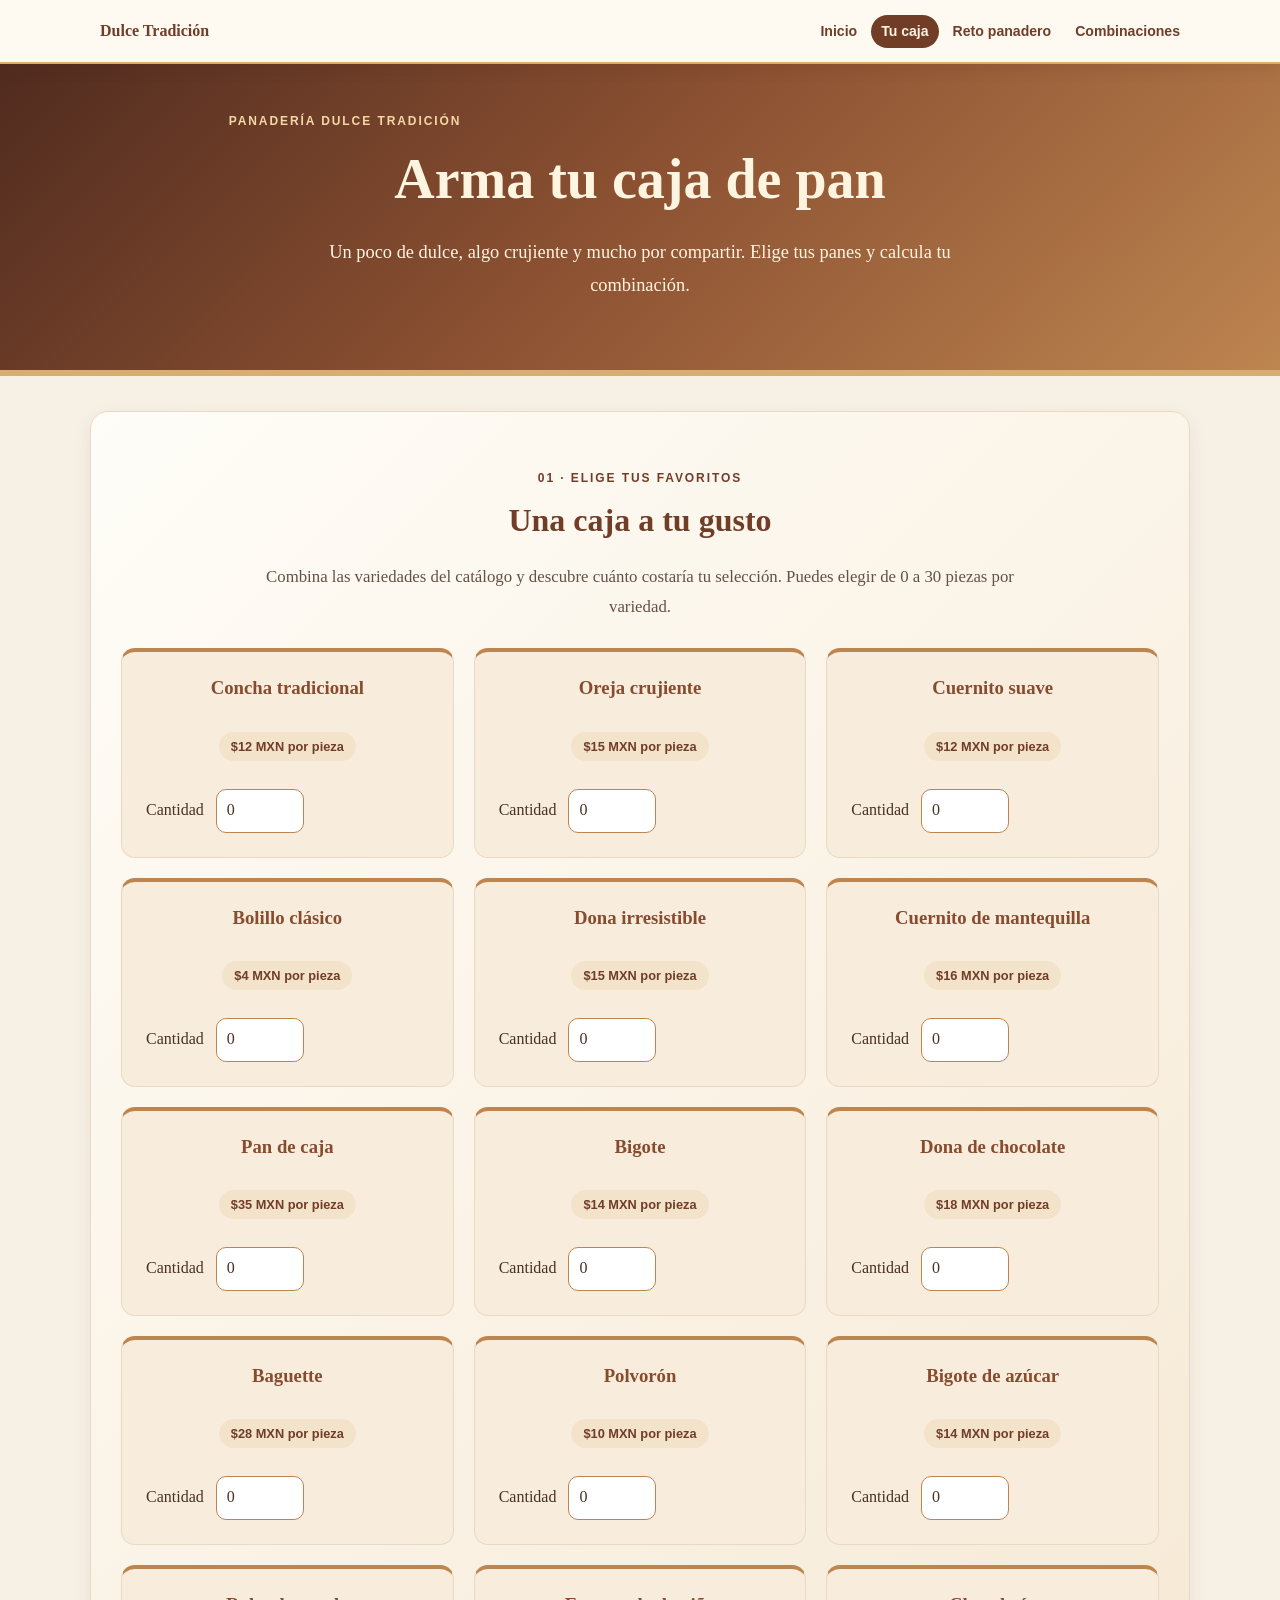
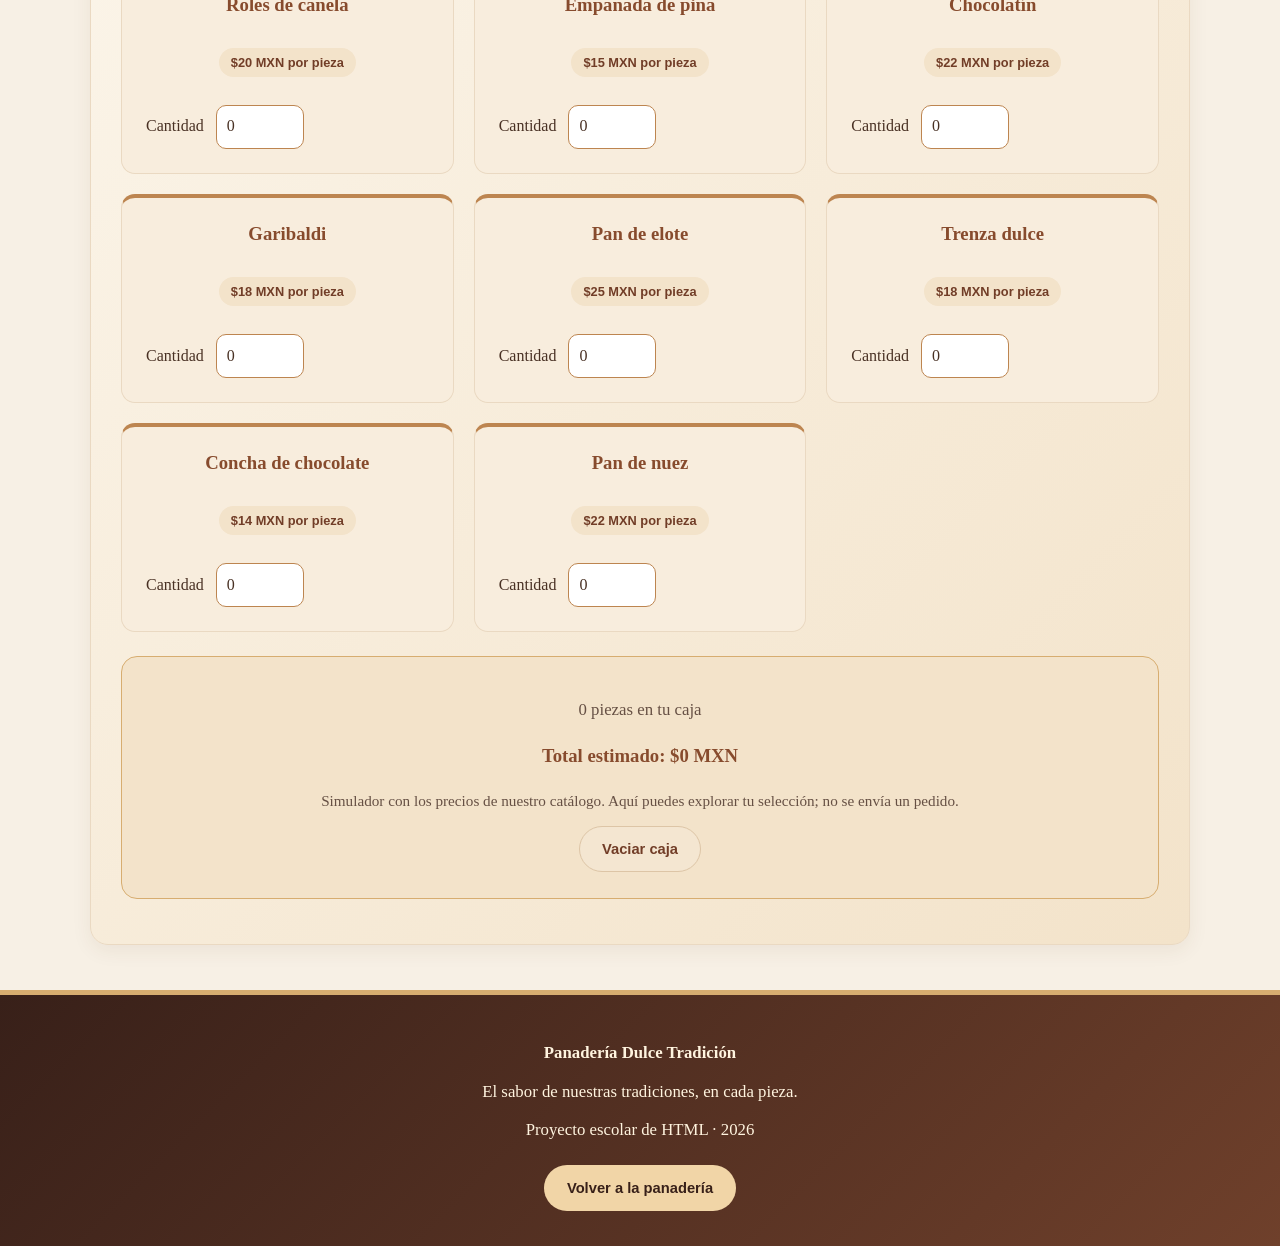
<file: caja.html>
<!DOCTYPE html>
<html lang="es">
<head>
  <meta charset="UTF-8">
  <meta name="viewport" content="width=device-width, initial-scale=1.0">
  <meta name="description" content="Elige tus panes favoritos y calcula el total de una caja con los precios de nuestro catálogo.">
  <title>Arma tu caja de pan · Dulce Tradición</title>
  <link rel="stylesheet" href="assets/estilos.css">
  <script src="assets/sitio.js" defer></script>
  <script src="assets/actividades.js" defer></script>
</head>
<body class="pagina-interior" data-page="caja">
  <a class="skip-link" href="#contenido">Saltar al contenido</a>
  <nav class="subnav" aria-label="Navegación principal">
    <a class="nav-brand" href="index.html">Dulce Tradición</a>
    <div class="nav-links">
      <a href="index.html">Inicio</a><a href="caja.html" aria-current="page">Tu caja</a><a href="reto.html" >Reto panadero</a><a href="combinaciones.html" >Combinaciones</a>
    </div>
  </nav>
  <header class="page-hero">
    <p class="eyebrow">Panadería Dulce Tradición</p>
    <h1>Arma tu caja de pan</h1>
    <p class="lead">Un poco de dulce, algo crujiente y mucho por compartir. Elige tus panes y calcula tu combinación.</p>
  </header>
  <main class="page-shell" id="contenido">
    <section class="activity-panel" aria-labelledby="caja-titulo">
  <p class="eyebrow">01 · Elige tus favoritos</p>
  <h2 id="caja-titulo">Una caja a tu gusto</h2>
  <p>Combina las variedades del catálogo y descubre cuánto costaría tu selección. Puedes elegir de 0 a 30 piezas por variedad.</p>
  <noscript><p>Activa JavaScript para calcular el total de tu caja. Los precios por pieza siguen visibles.</p></noscript>
  <form id="caja-form">
    <div class="feature-grid"><article class="feature-card">
  <h3>Concha tradicional</h3>
  <p class="pill">$12 MXN por pieza</p>
  <div class="counter"><label for="pan-0">Cantidad</label><input id="pan-0" type="number" min="0" max="30" step="1" value="0" inputmode="numeric" data-price="12" data-name="Concha tradicional" aria-label="Cantidad de Concha tradicional"></div>
</article>
<article class="feature-card">
  <h3>Oreja crujiente</h3>
  <p class="pill">$15 MXN por pieza</p>
  <div class="counter"><label for="pan-1">Cantidad</label><input id="pan-1" type="number" min="0" max="30" step="1" value="0" inputmode="numeric" data-price="15" data-name="Oreja crujiente" aria-label="Cantidad de Oreja crujiente"></div>
</article>
<article class="feature-card">
  <h3>Cuernito suave</h3>
  <p class="pill">$12 MXN por pieza</p>
  <div class="counter"><label for="pan-2">Cantidad</label><input id="pan-2" type="number" min="0" max="30" step="1" value="0" inputmode="numeric" data-price="12" data-name="Cuernito suave" aria-label="Cantidad de Cuernito suave"></div>
</article>
<article class="feature-card">
  <h3>Bolillo clásico</h3>
  <p class="pill">$4 MXN por pieza</p>
  <div class="counter"><label for="pan-3">Cantidad</label><input id="pan-3" type="number" min="0" max="30" step="1" value="0" inputmode="numeric" data-price="4" data-name="Bolillo clásico" aria-label="Cantidad de Bolillo clásico"></div>
</article>
<article class="feature-card">
  <h3>Dona irresistible</h3>
  <p class="pill">$15 MXN por pieza</p>
  <div class="counter"><label for="pan-4">Cantidad</label><input id="pan-4" type="number" min="0" max="30" step="1" value="0" inputmode="numeric" data-price="15" data-name="Dona irresistible" aria-label="Cantidad de Dona irresistible"></div>
</article>
<article class="feature-card">
  <h3>Cuernito de mantequilla</h3>
  <p class="pill">$16 MXN por pieza</p>
  <div class="counter"><label for="pan-5">Cantidad</label><input id="pan-5" type="number" min="0" max="30" step="1" value="0" inputmode="numeric" data-price="16" data-name="Cuernito de mantequilla" aria-label="Cantidad de Cuernito de mantequilla"></div>
</article>
<article class="feature-card">
  <h3>Pan de caja</h3>
  <p class="pill">$35 MXN por pieza</p>
  <div class="counter"><label for="pan-6">Cantidad</label><input id="pan-6" type="number" min="0" max="30" step="1" value="0" inputmode="numeric" data-price="35" data-name="Pan de caja" aria-label="Cantidad de Pan de caja"></div>
</article>
<article class="feature-card">
  <h3>Bigote</h3>
  <p class="pill">$14 MXN por pieza</p>
  <div class="counter"><label for="pan-7">Cantidad</label><input id="pan-7" type="number" min="0" max="30" step="1" value="0" inputmode="numeric" data-price="14" data-name="Bigote" aria-label="Cantidad de Bigote"></div>
</article>
<article class="feature-card">
  <h3>Dona de chocolate</h3>
  <p class="pill">$18 MXN por pieza</p>
  <div class="counter"><label for="pan-8">Cantidad</label><input id="pan-8" type="number" min="0" max="30" step="1" value="0" inputmode="numeric" data-price="18" data-name="Dona de chocolate" aria-label="Cantidad de Dona de chocolate"></div>
</article>
<article class="feature-card">
  <h3>Baguette</h3>
  <p class="pill">$28 MXN por pieza</p>
  <div class="counter"><label for="pan-9">Cantidad</label><input id="pan-9" type="number" min="0" max="30" step="1" value="0" inputmode="numeric" data-price="28" data-name="Baguette" aria-label="Cantidad de Baguette"></div>
</article>
<article class="feature-card">
  <h3>Polvorón</h3>
  <p class="pill">$10 MXN por pieza</p>
  <div class="counter"><label for="pan-10">Cantidad</label><input id="pan-10" type="number" min="0" max="30" step="1" value="0" inputmode="numeric" data-price="10" data-name="Polvorón" aria-label="Cantidad de Polvorón"></div>
</article>
<article class="feature-card">
  <h3>Bigote de azúcar</h3>
  <p class="pill">$14 MXN por pieza</p>
  <div class="counter"><label for="pan-11">Cantidad</label><input id="pan-11" type="number" min="0" max="30" step="1" value="0" inputmode="numeric" data-price="14" data-name="Bigote de azúcar" aria-label="Cantidad de Bigote de azúcar"></div>
</article>
<article class="feature-card">
  <h3>Roles de canela</h3>
  <p class="pill">$20 MXN por pieza</p>
  <div class="counter"><label for="pan-12">Cantidad</label><input id="pan-12" type="number" min="0" max="30" step="1" value="0" inputmode="numeric" data-price="20" data-name="Roles de canela" aria-label="Cantidad de Roles de canela"></div>
</article>
<article class="feature-card">
  <h3>Empanada de piña</h3>
  <p class="pill">$15 MXN por pieza</p>
  <div class="counter"><label for="pan-13">Cantidad</label><input id="pan-13" type="number" min="0" max="30" step="1" value="0" inputmode="numeric" data-price="15" data-name="Empanada de piña" aria-label="Cantidad de Empanada de piña"></div>
</article>
<article class="feature-card">
  <h3>Chocolatín</h3>
  <p class="pill">$22 MXN por pieza</p>
  <div class="counter"><label for="pan-14">Cantidad</label><input id="pan-14" type="number" min="0" max="30" step="1" value="0" inputmode="numeric" data-price="22" data-name="Chocolatín" aria-label="Cantidad de Chocolatín"></div>
</article>
<article class="feature-card">
  <h3>Garibaldi</h3>
  <p class="pill">$18 MXN por pieza</p>
  <div class="counter"><label for="pan-15">Cantidad</label><input id="pan-15" type="number" min="0" max="30" step="1" value="0" inputmode="numeric" data-price="18" data-name="Garibaldi" aria-label="Cantidad de Garibaldi"></div>
</article>
<article class="feature-card">
  <h3>Pan de elote</h3>
  <p class="pill">$25 MXN por pieza</p>
  <div class="counter"><label for="pan-16">Cantidad</label><input id="pan-16" type="number" min="0" max="30" step="1" value="0" inputmode="numeric" data-price="25" data-name="Pan de elote" aria-label="Cantidad de Pan de elote"></div>
</article>
<article class="feature-card">
  <h3>Trenza dulce</h3>
  <p class="pill">$18 MXN por pieza</p>
  <div class="counter"><label for="pan-17">Cantidad</label><input id="pan-17" type="number" min="0" max="30" step="1" value="0" inputmode="numeric" data-price="18" data-name="Trenza dulce" aria-label="Cantidad de Trenza dulce"></div>
</article>
<article class="feature-card">
  <h3>Concha de chocolate</h3>
  <p class="pill">$14 MXN por pieza</p>
  <div class="counter"><label for="pan-18">Cantidad</label><input id="pan-18" type="number" min="0" max="30" step="1" value="0" inputmode="numeric" data-price="14" data-name="Concha de chocolate" aria-label="Cantidad de Concha de chocolate"></div>
</article>
<article class="feature-card">
  <h3>Pan de nuez</h3>
  <p class="pill">$22 MXN por pieza</p>
  <div class="counter"><label for="pan-19">Cantidad</label><input id="pan-19" type="number" min="0" max="30" step="1" value="0" inputmode="numeric" data-price="22" data-name="Pan de nuez" aria-label="Cantidad de Pan de nuez"></div>
</article></div>
    <div class="total-panel">
      <div aria-live="polite" aria-atomic="true"><p id="caja-cantidad">0 piezas en tu caja</p><h3>Total estimado: <output id="caja-total">$0 MXN</output></h3></div>
      <p class="muted">Simulador con los precios de nuestro catálogo. Aquí puedes explorar tu selección; no se envía un pedido.</p>
      <button class="button secondary" type="reset">Vaciar caja</button>
    </div>
  </form>
</section>
  </main>
  <footer>
    <p><strong>Panadería Dulce Tradición</strong></p>
    <p>El sabor de nuestras tradiciones, en cada pieza.</p>
    <p>Proyecto escolar de HTML · 2026</p>
    <a href="index.html">Volver a la panadería</a>
  </footer>
</body>
</html>
</file>
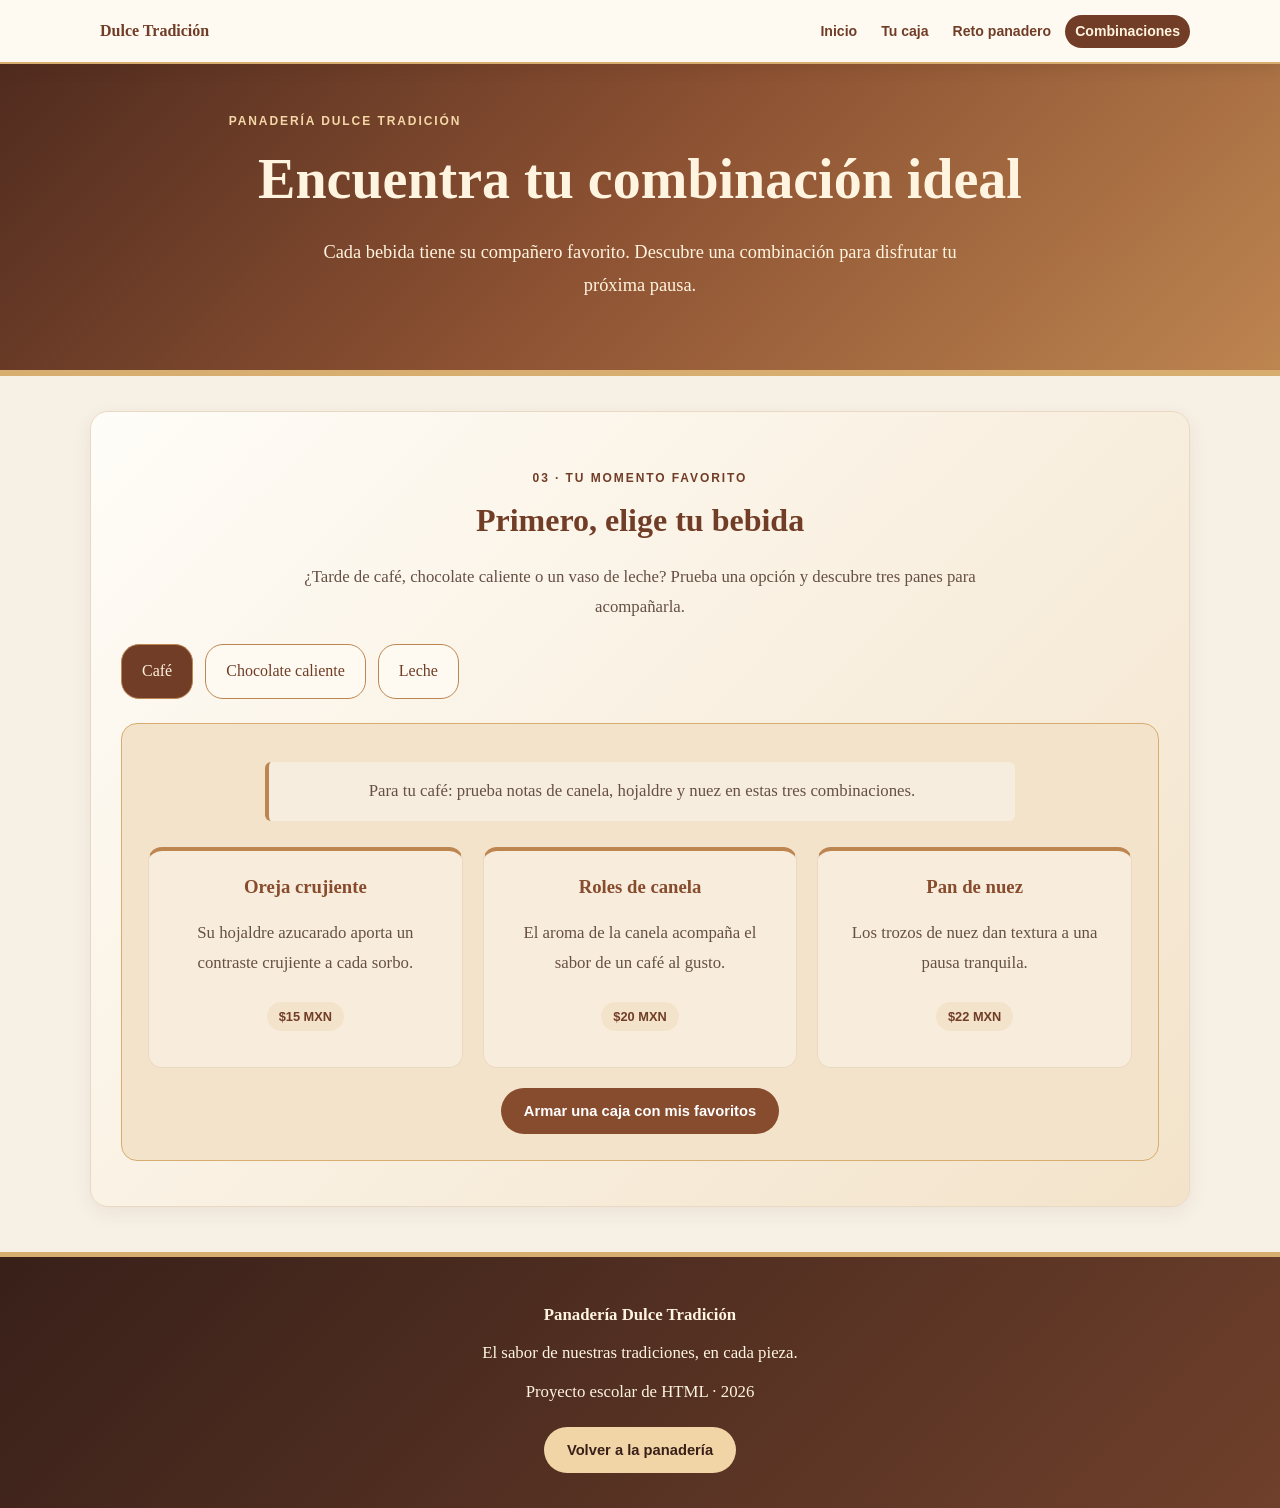
<file: combinaciones.html>
<!DOCTYPE html>
<html lang="es">
<head>
  <meta charset="UTF-8">
  <meta name="viewport" content="width=device-width, initial-scale=1.0">
  <meta name="description" content="Elige café, chocolate o leche y descubre panes del catálogo para acompañar tu bebida.">
  <title>Encuentra tu combinación ideal · Dulce Tradición</title>
  <link rel="stylesheet" href="assets/estilos.css">
  <script src="assets/sitio.js" defer></script>
  <script src="assets/actividades.js" defer></script>
</head>
<body class="pagina-interior" data-page="combinaciones">
  <a class="skip-link" href="#contenido">Saltar al contenido</a>
  <nav class="subnav" aria-label="Navegación principal">
    <a class="nav-brand" href="index.html">Dulce Tradición</a>
    <div class="nav-links">
      <a href="index.html">Inicio</a><a href="caja.html" >Tu caja</a><a href="reto.html" >Reto panadero</a><a href="combinaciones.html" aria-current="page">Combinaciones</a>
    </div>
  </nav>
  <header class="page-hero">
    <p class="eyebrow">Panadería Dulce Tradición</p>
    <h1>Encuentra tu combinación ideal</h1>
    <p class="lead">Cada bebida tiene su compañero favorito. Descubre una combinación para disfrutar tu próxima pausa.</p>
  </header>
  <main class="page-shell" id="contenido">
    <section class="activity-panel" aria-labelledby="combinacion-titulo">
  <p class="eyebrow">03 · Tu momento favorito</p>
  <h2 id="combinacion-titulo">Primero, elige tu bebida</h2>
  <p>¿Tarde de café, chocolate caliente o un vaso de leche? Prueba una opción y descubre tres panes para acompañarla.</p>
  <noscript><p>Activa JavaScript para explorar las combinaciones. También puedes consultar <a href="index.html#acompanamientos">nuestras ideas para acompañar el pan</a>.</p></noscript>
  <div id="bebida-selector" class="choice-group" role="group" aria-label="Elige una bebida" hidden>
    <button class="choice is-selected" type="button" data-bebida="cafe" aria-pressed="true">Café</button>
    <button class="choice" type="button" data-bebida="chocolate" aria-pressed="false">Chocolate caliente</button>
    <button class="choice" type="button" data-bebida="leche" aria-pressed="false">Leche</button>
  </div>
  <div id="combinacion-resultado" class="result-panel" hidden>
    <p id="bebida-descripcion" class="feedback" role="status" aria-live="polite"></p>
    <div id="combinacion-panes" class="feature-grid"></div>
    <a class="button" href="caja.html">Armar una caja con mis favoritos</a>
  </div>
</section>
  </main>
  <footer>
    <p><strong>Panadería Dulce Tradición</strong></p>
    <p>El sabor de nuestras tradiciones, en cada pieza.</p>
    <p>Proyecto escolar de HTML · 2026</p>
    <a href="index.html">Volver a la panadería</a>
  </footer>
</body>
</html>
</file>
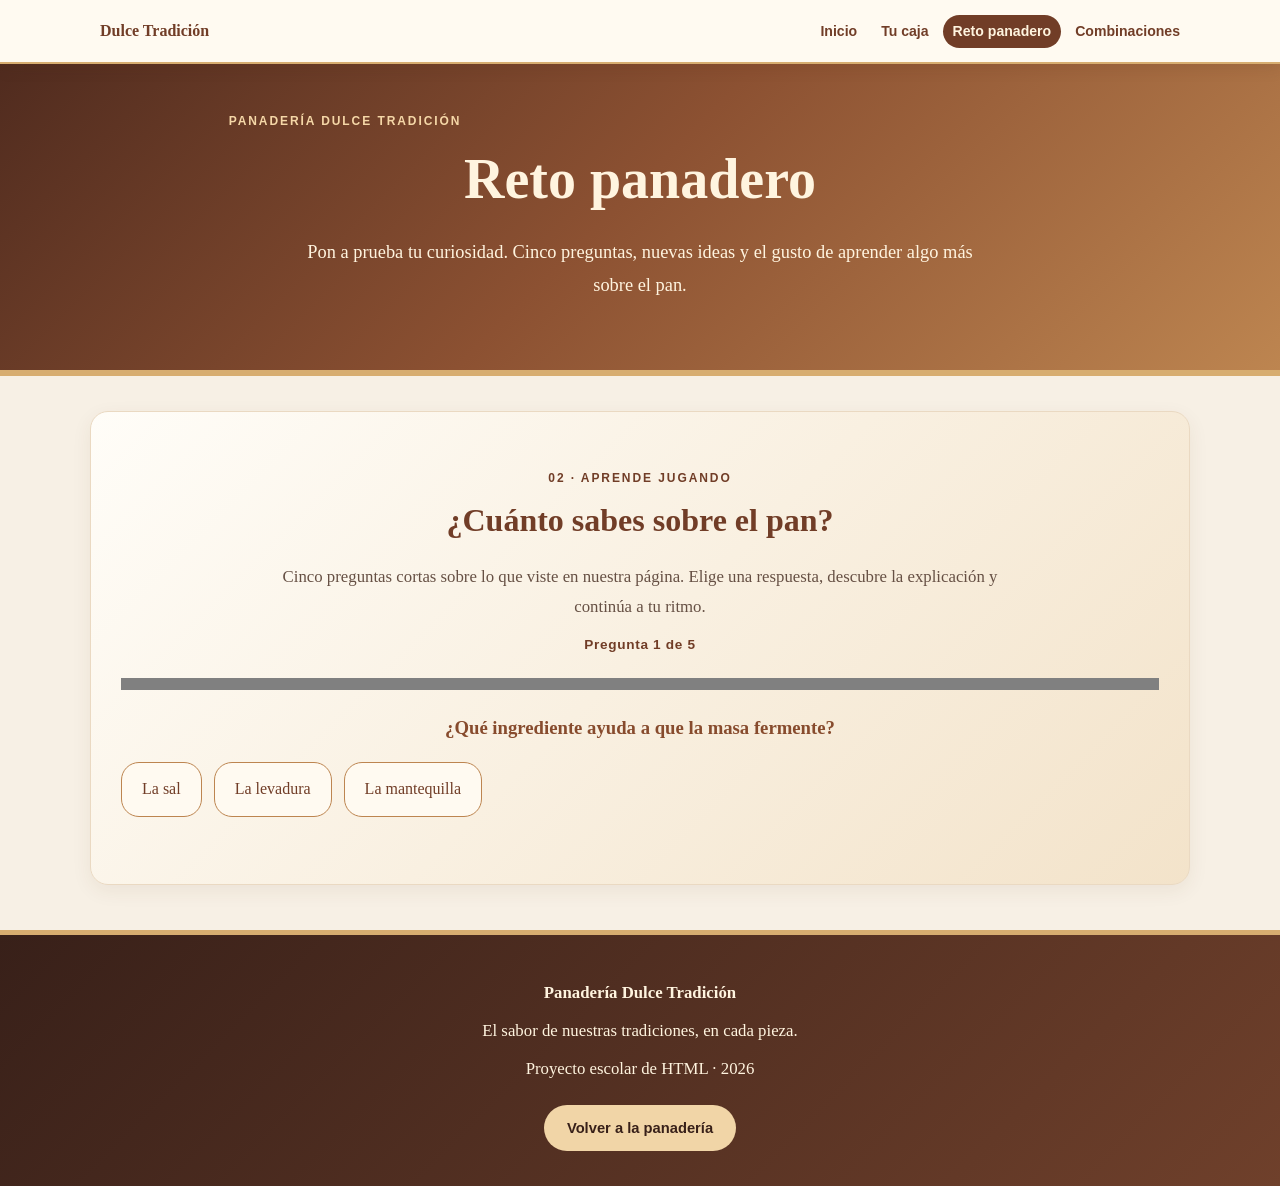
<file: reto.html>
<!DOCTYPE html>
<html lang="es">
<head>
  <meta charset="UTF-8">
  <meta name="viewport" content="width=device-width, initial-scale=1.0">
  <meta name="description" content="Responde cinco preguntas y descubre cuánto sabes del pan mexicano y su preparación.">
  <title>Reto panadero · Dulce Tradición</title>
  <link rel="stylesheet" href="assets/estilos.css">
  <script src="assets/sitio.js" defer></script>
  <script src="assets/actividades.js" defer></script>
</head>
<body class="pagina-interior" data-page="reto">
  <a class="skip-link" href="#contenido">Saltar al contenido</a>
  <nav class="subnav" aria-label="Navegación principal">
    <a class="nav-brand" href="index.html">Dulce Tradición</a>
    <div class="nav-links">
      <a href="index.html">Inicio</a><a href="caja.html" >Tu caja</a><a href="reto.html" aria-current="page">Reto panadero</a><a href="combinaciones.html" >Combinaciones</a>
    </div>
  </nav>
  <header class="page-hero">
    <p class="eyebrow">Panadería Dulce Tradición</p>
    <h1>Reto panadero</h1>
    <p class="lead">Pon a prueba tu curiosidad. Cinco preguntas, nuevas ideas y el gusto de aprender algo más sobre el pan.</p>
  </header>
  <main class="page-shell" id="contenido">
    <section class="activity-panel" aria-labelledby="reto-titulo">
  <p class="eyebrow">02 · Aprende jugando</p>
  <h2 id="reto-titulo">¿Cuánto sabes sobre el pan?</h2>
  <p>Cinco preguntas cortas sobre lo que viste en nuestra página. Elige una respuesta, descubre la explicación y continúa a tu ritmo.</p>
  <noscript><p>Activa JavaScript para jugar al reto. Mientras tanto, puedes <a href="index.html#preparacion">repasar cómo se prepara el pan</a>.</p></noscript>
  <div id="quiz" hidden>
    <p id="quiz-step" class="step-label">Pregunta 1 de 5</p>
    <progress id="quiz-progress" class="quiz-progress" max="5" value="0" aria-label="Preguntas respondidas">0 de 5</progress>
    <h3 id="quiz-question" tabindex="-1"></h3>
    <div id="quiz-options" class="choice-group" role="group" aria-labelledby="quiz-question"></div>
    <p id="quiz-feedback" class="feedback" role="status" aria-live="polite"></p>
    <button id="quiz-next" class="button" type="button" hidden>Siguiente pregunta</button>
  </div>
  <div id="quiz-result" class="result-panel" hidden>
    <h3 id="quiz-result-title" tabindex="-1">¡Reto terminado!</h3>
    <p id="quiz-score"></p>
    <p>Cada respuesta es una oportunidad para conocer mejor el pan que disfrutas.</p>
    <div class="choice-group"><button id="quiz-restart" class="button" type="button">Volver a jugar</button><a class="button secondary" href="index.html#preparacion">Repasar el proceso</a></div>
  </div>
</section>
  </main>
  <footer>
    <p><strong>Panadería Dulce Tradición</strong></p>
    <p>El sabor de nuestras tradiciones, en cada pieza.</p>
    <p>Proyecto escolar de HTML · 2026</p>
    <a href="index.html">Volver a la panadería</a>
  </footer>
</body>
</html>
</file>
<file: assets/estilos.css>
/* Dulce Tradición · Hoja compartida por las cuatro páginas. */
:root {
    --crema: #f7f0e5;
    --papel: #fffdf8;
    --cafe: #713d27;
    --tinta: #493124;
    --suave: #665044;
    --dorado: #bd8550;
    --borde: #ead9c2;
    --alto-menu: 112px;
    --sombra: 0 6px 20px rgb(83 52 31 / 7%);
}
* { box-sizing: border-box; }
html { scroll-behavior: smooth; scroll-padding-top: calc(var(--alto-menu) + 20px); }
body { margin: 0; background: var(--crema); color: var(--tinta); font-family: Georgia, 'Times New Roman', serif; line-height: 1.8; }
h1, h2, h3 { line-height: 1.3; }
h1 { margin: 0 0 14px; color: #fff4df; font-size: clamp(2rem, 5vw, 3.5rem); }
h2 { margin: 10px 0 20px; color: var(--cafe); font-size: clamp(1.6rem, 3vw, 2rem); text-align: center; }
h3 { color: #874b2d; }
p { font-size: 1.05rem; }
a { color: var(--cafe); text-underline-offset: 4px; }
button, input { font: inherit; }
button { cursor: pointer; }
button:disabled { cursor: default; }
a:focus-visible, button:focus-visible, input:focus-visible, [tabindex='-1']:focus-visible { outline: 3px solid var(--dorado); outline-offset: 5px; }
hr { border: 0; border-top: 1px solid #e6d3b9; margin: 35px 0; }
[hidden] { display: none !important; }
/* Encabezado y navegación. El alto se mide para evitar que tape contenido. */
header { position: relative; padding: calc(var(--alto-menu) + 48px) 20px 48px; background: linear-gradient(135deg, #4b281d, #8c5132, #bd8550); color: #fff4df; border-bottom: 6px solid #d7ad70; }
header h3 { margin-top: 0; color: #f5d7a7; font-size: 1.35rem; }
header p { max-width: 650px; margin: 20px auto; font-size: 1.15rem; }
header img { display: block; width: min(600px, 100%); aspect-ratio: 16 / 9; object-fit: cover; margin: 25px auto 0; border: 5px solid #fff0d6; border-radius: 18px; box-shadow: 0 12px 30px #0004; }
nav { position: fixed; inset: 0 0 auto; width: 100%; z-index: 1000; padding: 8px 12px 12px; background: #fffaf1; border-bottom: 2px solid #d7ad70; box-shadow: 0 4px 15px rgb(69 39 23 / 12%); }
nav h3 { margin: 4px 0 7px; font-size: 1.05rem; color: var(--cafe); }
nav a { display: inline-block; padding: 6px 10px; border-radius: 20px; font: bold .88rem/1.5 Arial, sans-serif; text-decoration: none; transition: color .2s, background-color .2s; }
nav a:hover, nav a[aria-current] { background: var(--cafe); color: #fff4df; }
main { width: 92%; max-width: 1100px; margin: 35px auto; }
section { margin: 30px 0; padding: 35px; border: 1px solid var(--borde); border-radius: 18px; background: var(--papel); box-shadow: var(--sombra); }
section > center:first-child { margin-bottom: 25px; }
section p { color: var(--suave); }
main > section:first-child:not([id]) { padding: 45px 30px; background: linear-gradient(135deg, var(--papel), #f3e3ca); text-align: center; }
main > section:first-child:not([id]) p { max-width: 750px; margin: 12px auto; }
/* Botones compartidos. */
.button, main > section:first-child:not([id]) a, footer a { display: inline-flex; align-items: center; justify-content: center; gap: 10px; min-height: 44px; border: 1px solid transparent; border-radius: 28px; padding: 11px 22px; background: #874b2d; color: white; font: bold .92rem/1.5 Arial, sans-serif; text-align: center; text-decoration: none; transition: background-color .2s, transform .2s, box-shadow .2s; }
.button:hover, main > section:first-child:not([id]) a:hover { background: #542d20; transform: translateY(-2px); box-shadow: 0 5px 14px #713d2726; }
.button span { transition: transform .2s; }
.button:hover span, .button:focus-visible span { transform: translate(2px, -2px); }
.button.secondary { color: var(--cafe); background: #f4e6d1; border-color: #ddc5a6; }
.button:disabled { opacity: .6; transform: none; box-shadow: none; }
/* Catálogo original, tres columnas amplias y una lectura cómoda en móvil. */
.catalogo-panes, .feature-grid, .extra-grid { display: grid; grid-template-columns: repeat(3, minmax(0, 1fr)); gap: 20px; margin-top: 26px; }
.catalogo-panes { margin-bottom: 30px; }
.pan-card { min-width: 0; padding: 16px; border: 1px solid var(--borde); border-radius: 18px; background: #fffaf1; transition: transform .25s, box-shadow .25s; }
#panes .pan-card img { display: block; width: 100%; height: auto; aspect-ratio: 4 / 3; object-fit: cover; border: 4px solid #f0dfc6; border-radius: 12px; }
.pan-card h3 { margin-bottom: 8px; }
.pan-card p { margin-top: 6px; }
.pan-card .precio { display: inline-block; margin-bottom: 0; padding: 3px 12px; border-radius: 20px; background: #f3e3ca; color: var(--cafe); font-weight: bold; }
.pan-icon:empty { display: none; }
.buscador { margin-top: 24px; padding: 18px; border-radius: 14px; background: #f7eddf; }
.buscador label { display: block; margin-bottom: 7px; font-weight: bold; }
.buscador input { width: 100%; min-height: 46px; padding: 10px 16px; border: 1px solid var(--dorado); border-radius: 24px; color: var(--tinta); background: var(--papel); }
.buscador p { margin: 8px 0 0; font-size: .95rem; }
#preparacion > h3 { margin-top: 25px; padding: 13px 17px; border-left: 5px solid #c18a50; border-radius: 8px; background: #f7eddf; transition: background-color .2s, border-color .2s; }
#preparacion > h3:hover { border-color: #713d27; background: #f0dfc6; }
#preparacion > p { padding-left: 20px; }
#ingredientes ul { list-style: none; padding: 0; }
#ingredientes li { margin: 10px 0; padding: 12px 16px; border: 1px solid #ecdbc2; border-radius: 10px; background: #f8eddd; transition: transform .2s; }
#ingredientes li::before { content: '✦ '; color: #b7793f; }
/* Tres puertas nuevas al mismo universo visual. */
.eyebrow { margin: 0 0 12px; color: var(--cafe); font: bold .75rem/1.6 Arial, sans-serif; letter-spacing: .16em; text-transform: uppercase; text-align: center; }
.section-intro { max-width: 640px; margin: 0 auto; text-align: center; }
.feature-card, .extra-card { min-width: 0; padding: 24px; border: 1px solid var(--borde); border-top: 4px solid var(--dorado); border-radius: 14px; background: #f8eddd; }
.feature-card h3, .extra-card h3 { margin-top: 0; }
.portal-card { display: flex; flex-direction: column; position: relative; overflow: hidden; transition: transform .25s, box-shadow .25s; }
.portal-card p { flex: 1; }
.portal-card .button { align-self: flex-start; }
.portal-number { display: block; margin-bottom: 18px; color: #a06a3d; font-size: 2.8rem; line-height: 1; font-style: italic; }
footer { margin-top: 45px; padding: 35px 20px; border-top: 5px solid #d7ad70; background: linear-gradient(135deg, #382019, #6f402b); color: #fff4df; text-align: center; }
footer p { margin: 8px 0; }
footer a { margin-top: 12px; color: #382019; background: #f1d5a7; }
footer a:hover { background: white; }
/* Páginas interiores: misma paleta, espacio y componentes. */
.subnav { display: flex; justify-content: space-between; align-items: center; gap: 14px; flex-wrap: wrap; padding: 14px max(20px, calc((100% - 1100px) / 2)); }
.nav-brand { font: bold 1rem/1.4 Georgia, serif; }
.nav-links { display: flex; flex-wrap: wrap; gap: 4px; }
.page-hero { text-align: center; padding-bottom: 48px; }
.page-hero .eyebrow { color: #f5d7a7; }
.lead { max-width: 680px; }
.page-shell { max-width: 1100px; }
.page-intro { text-align: center; }
.pill { display: inline-block; padding: 3px 12px; border-radius: 20px; background: #f3e3ca; color: var(--cafe); font: bold .8rem/1.8 Arial, sans-serif; }
.muted { color: var(--suave); font-size: .95rem; }
.choice-group { display: flex; flex-wrap: wrap; gap: 12px; margin: 22px 0; }
.choice { min-height: 48px; padding: 12px 20px; border: 1px solid #bd8550; border-radius: 18px; color: var(--cafe); background: #fffaf1; text-align: left; transition: background-color .2s, transform .2s; }
.choice:hover { background: #f3e3ca; }
.choice.is-selected, .choice[aria-pressed='true'] { background: var(--cafe); color: #fff4df; }
.counter { display: flex; align-items: center; flex-wrap: wrap; gap: 12px; margin-top: 16px; }
.counter input { width: 88px; min-height: 44px; padding: 6px 10px; border: 1px solid #bd8550; border-radius: 10px; background: white; color: var(--tinta); }
.total-panel, .result-panel { margin-top: 24px; padding: 26px; border: 1px solid #d7ad70; border-radius: 16px; background: #f3e3ca; }
.quiz-progress { width: 100%; height: 12px; accent-color: var(--cafe); border-radius: 20px; }
.feedback { min-height: 2em; margin: 18px 0; padding: 14px; border-left: 4px solid var(--dorado); background: #f7eddf; border-radius: 6px; }
.feedback:empty { display: none; }
.step-label { color: var(--cafe); font: bold .85rem/1.6 Arial, sans-serif; letter-spacing: .05em; }
/* Animaciones breves, una sola entrada por elemento y sin bucles al desplazar. */
@keyframes arrivee { from { opacity: 0; transform: translateY(16px); } to { opacity: 1; transform: none; } }
@keyframes hero-entree { from { opacity: .3; transform: translateY(10px); } to { opacity: 1; transform: none; } }
@media (prefers-reduced-motion: no-preference) {
    header h1 { animation: hero-entree .65s ease-out both; }
    header h3, header .lead { animation: hero-entree .65s .1s ease-out both; }
    .revelar { animation: arrivee .55s ease-out backwards; animation-delay: var(--retardo, 0ms); }
    .result-refresh { animation: arrivee .3s ease-out both; }
}
@media (hover: hover) and (pointer: fine) {
    .pan-card:hover, .portal-card:hover { transform: translateY(-5px); box-shadow: 0 12px 24px #53341f20; }
    #ingredientes li:hover { transform: translateX(4px); }
}
@media (max-width: 850px) {
    .feature-grid, .extra-grid { grid-template-columns: 1fr; }
    .catalogo-panes { grid-template-columns: repeat(2, minmax(0, 1fr)); }
    .subnav { justify-content: center; }
}
@media (max-width: 600px) {
    nav { padding: 6px 4px 8px; }
    nav h3 { font-size: .95rem; }
    nav a { font-size: .77rem; padding: 6px 7px; }
    .subnav { padding: 10px; gap: 8px; }
    .nav-links { justify-content: center; }
    section { padding: 24px 18px; }
    main { width: 94%; }
    .catalogo-panes { gap: 10px; }
    .pan-card { padding: 10px; }
    .pan-card h3 { font-size: 1.05rem; }
    .pan-card p { font-size: .92rem; }
    .feature-card, .extra-card { padding: 20px; }
    .choice { width: 100%; }
}
@media (max-width: 360px) { .catalogo-panes { grid-template-columns: 1fr; } }
@media (prefers-reduced-motion: reduce) {
    html { scroll-behavior: auto; }
    *, *::before, *::after { animation: none !important; transition: none !important; }
}
.skip-link { position: fixed; top: 8px; left: 8px; z-index: 2000; padding: 10px 18px; border-radius: 8px; background: #fffaf1; color: var(--cafe); transform: translateY(-150%); }
.skip-link:focus { transform: none; }
.choice:disabled { cursor: default; opacity: 1; }
@media (prefers-reduced-motion: no-preference) { .result-panel .feature-card { animation: arrivee .35s ease-out both; } }


.result-panel > .button { margin-top: 20px; }
</file>
